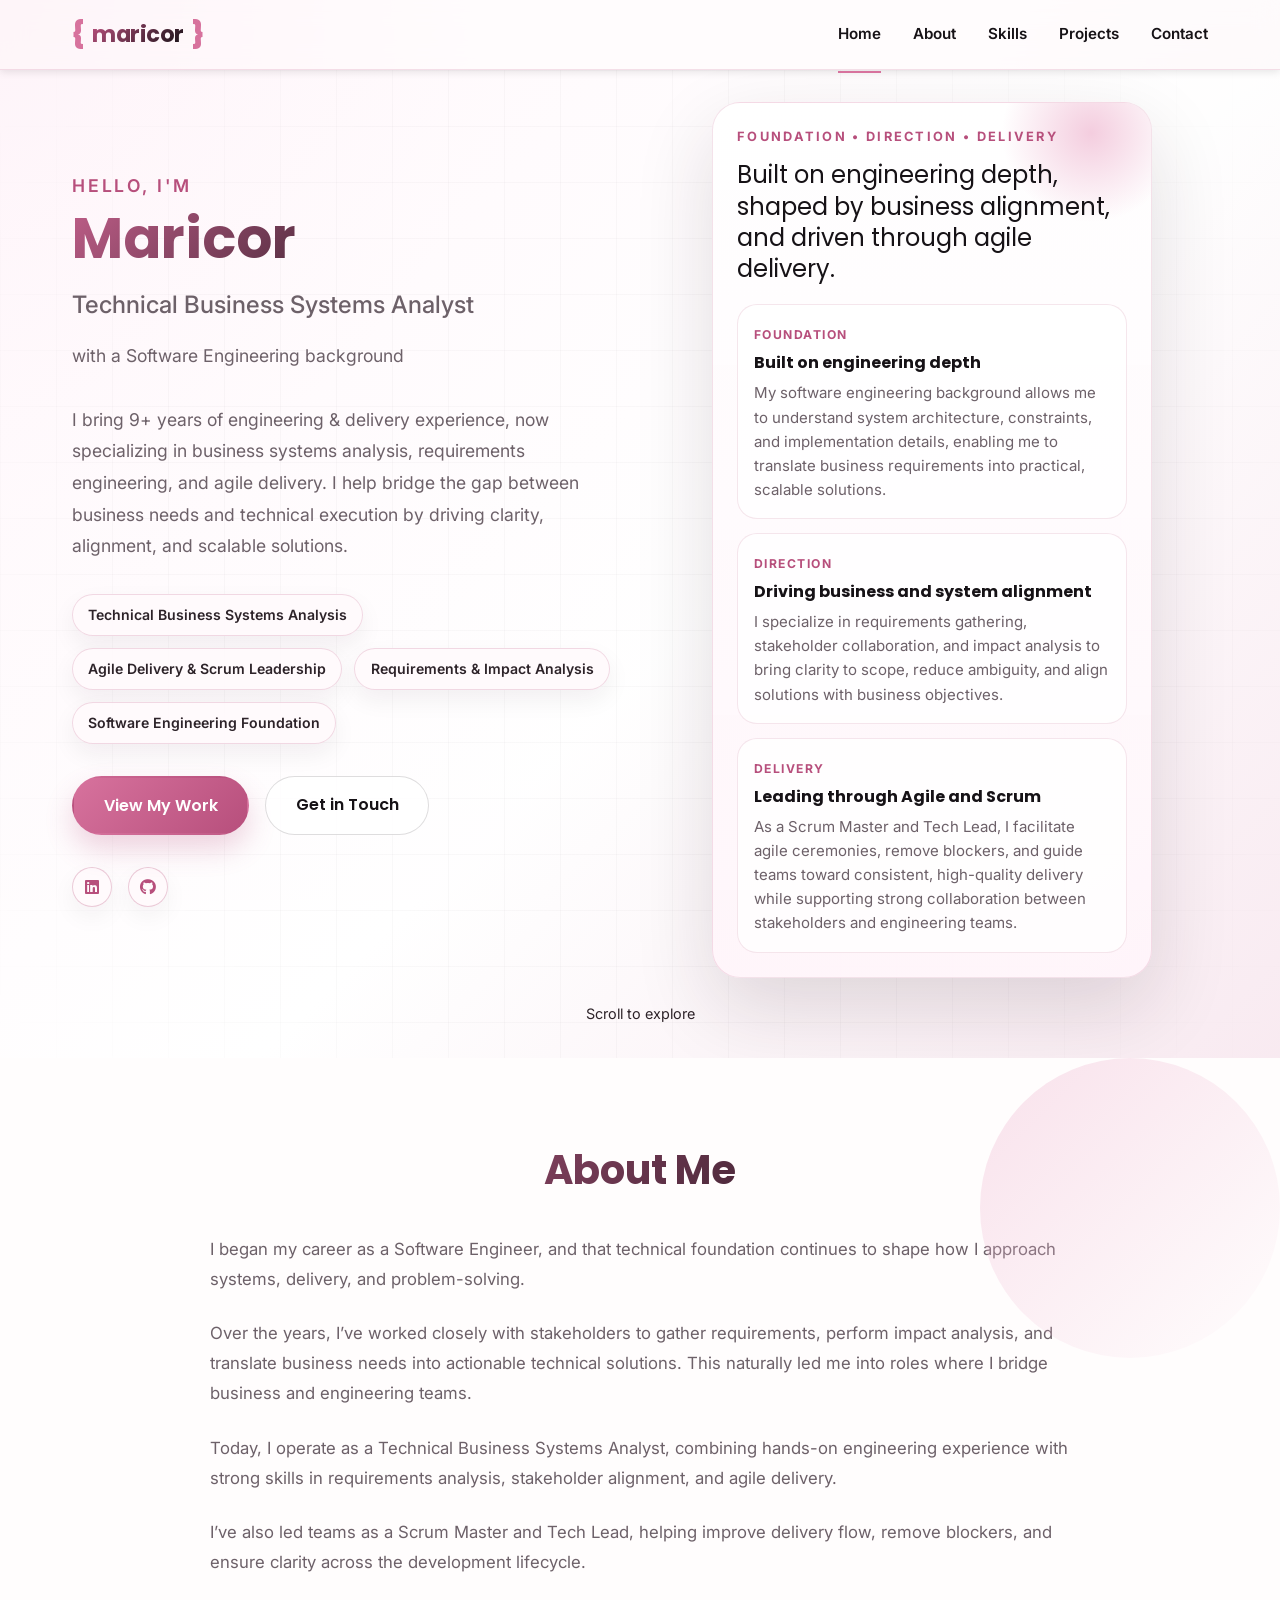
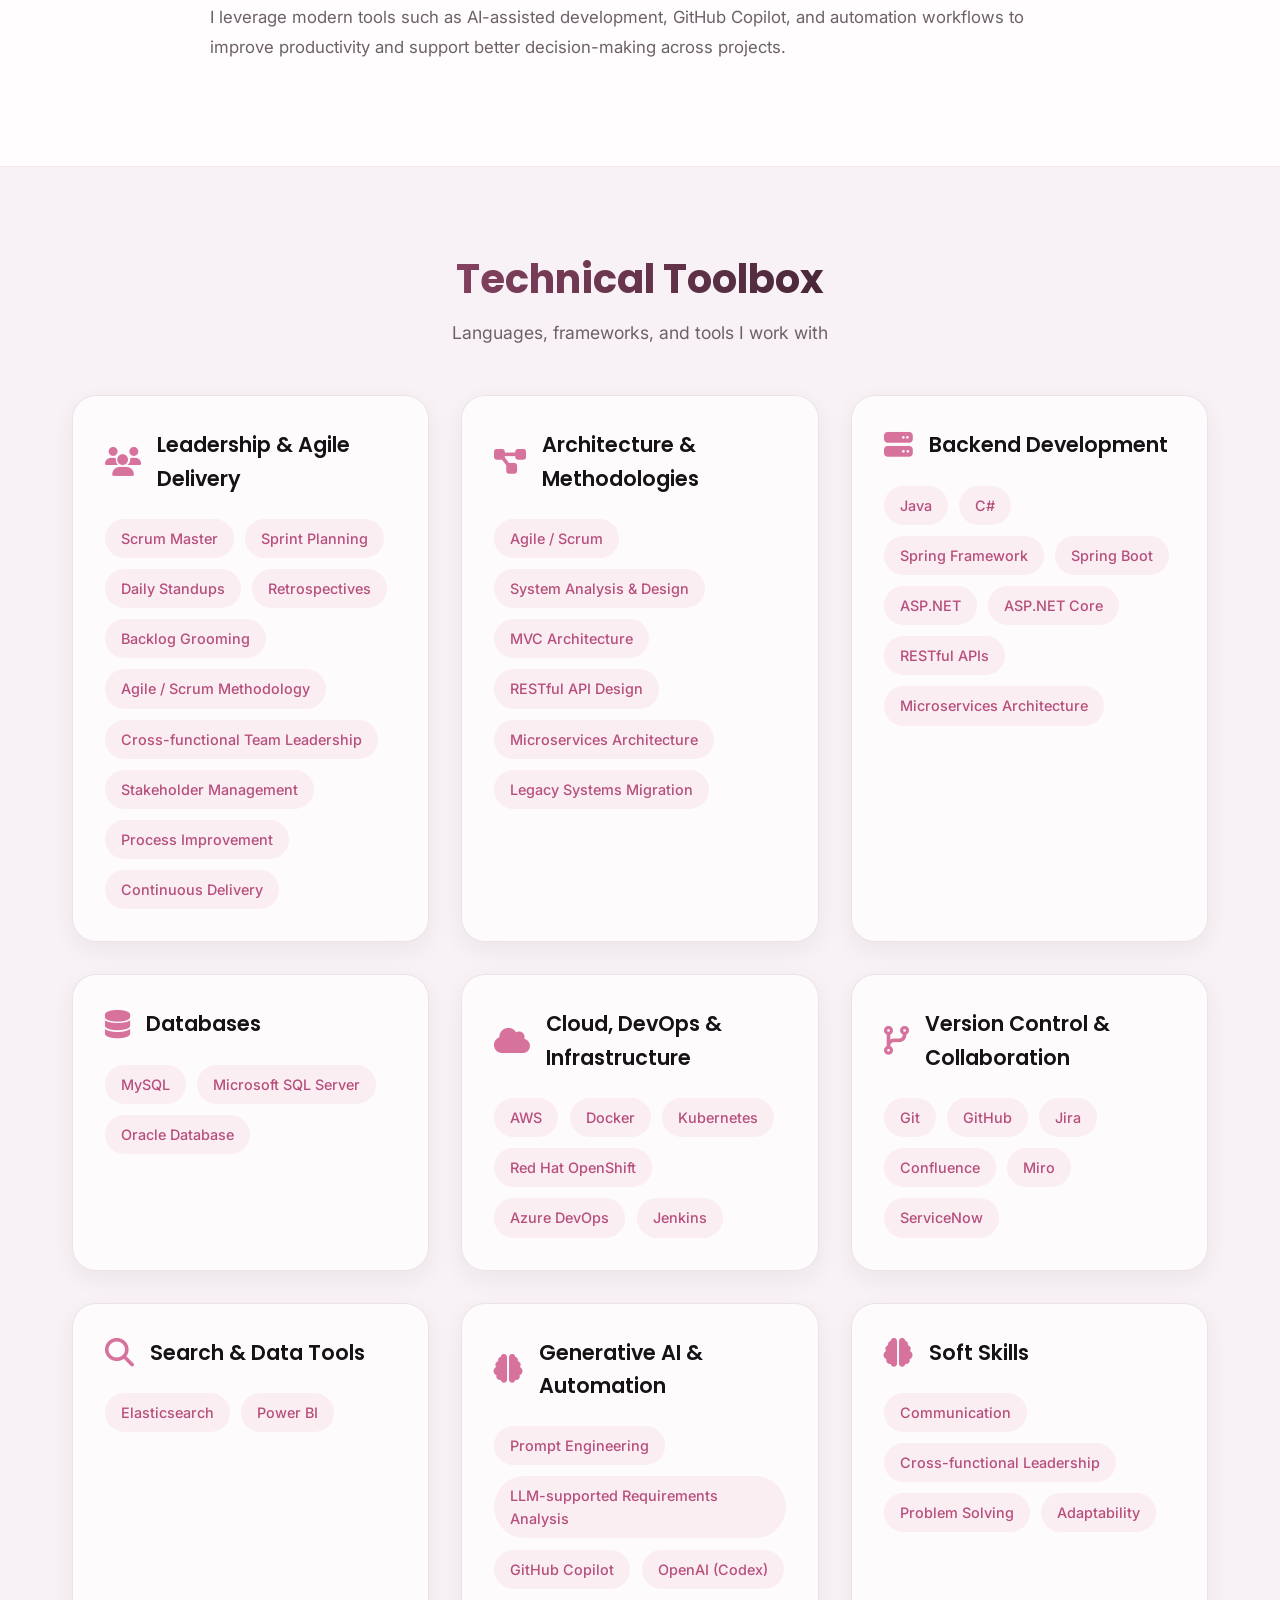
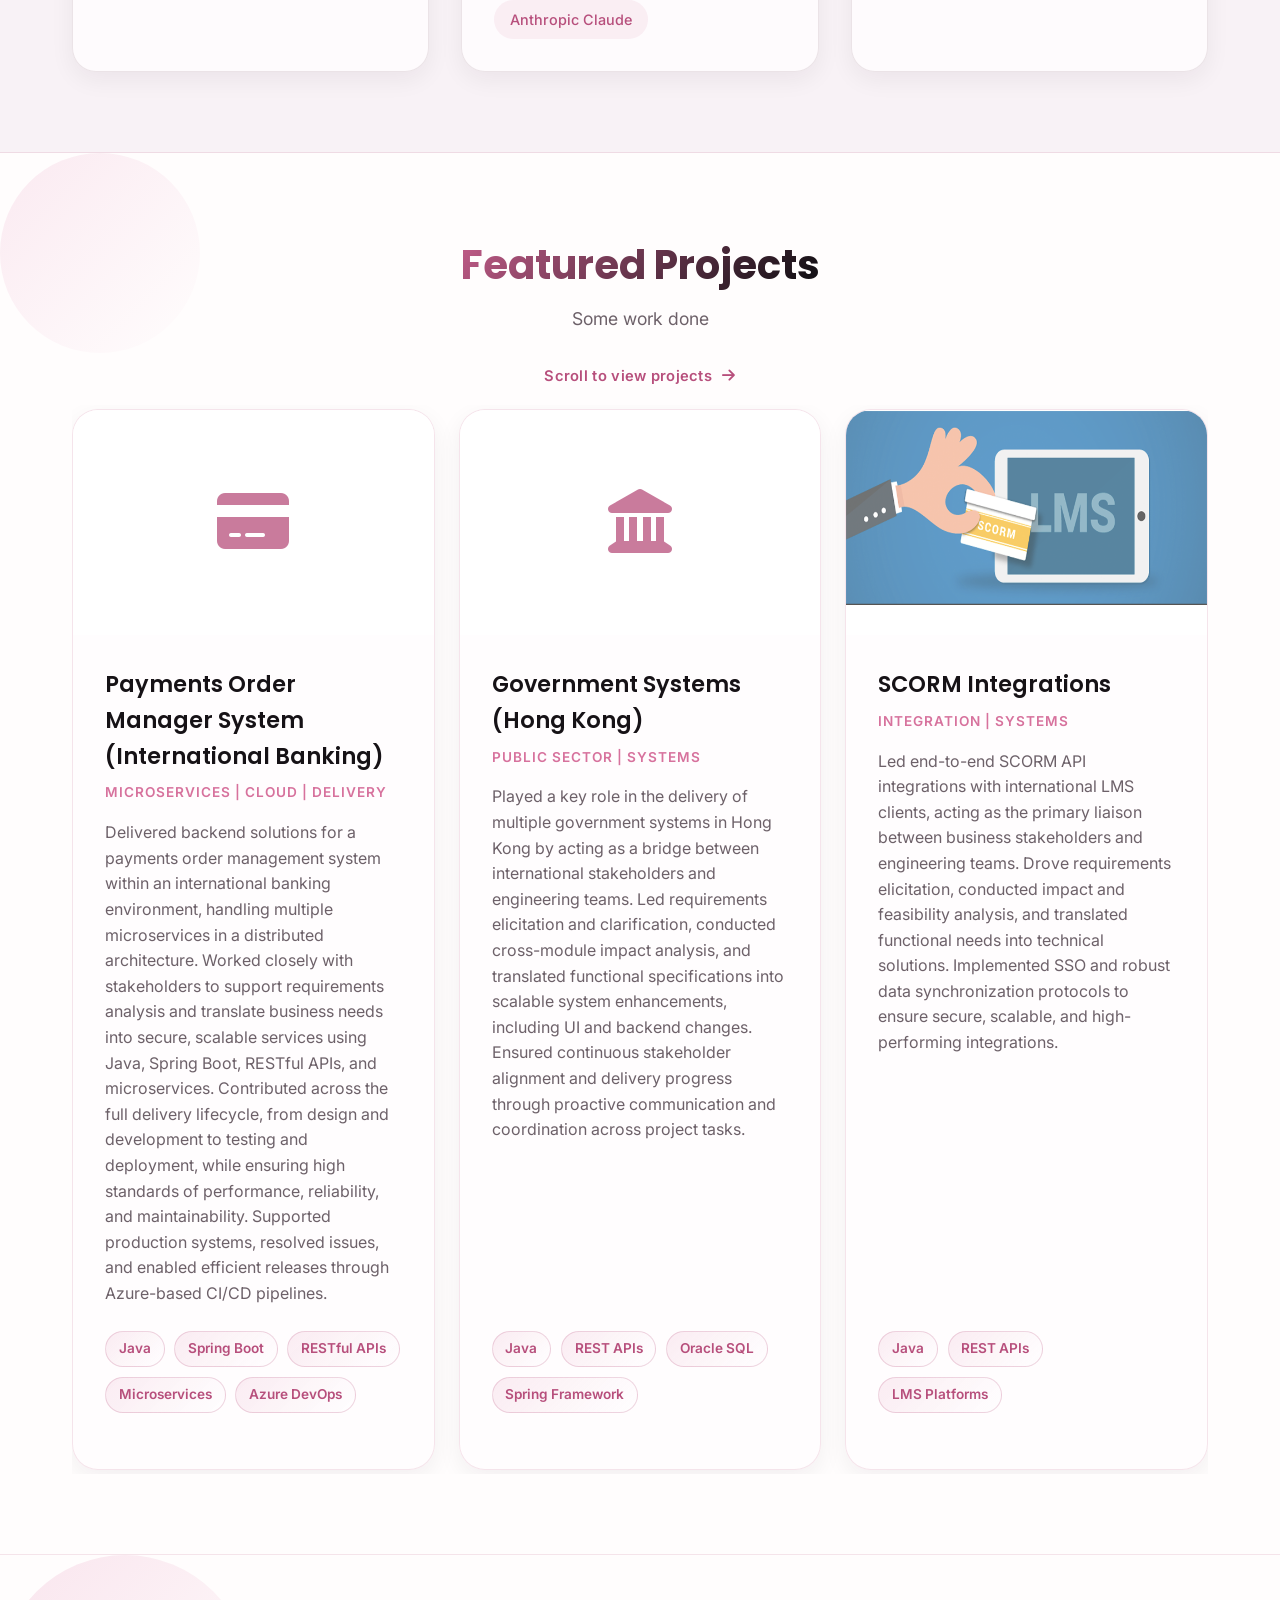
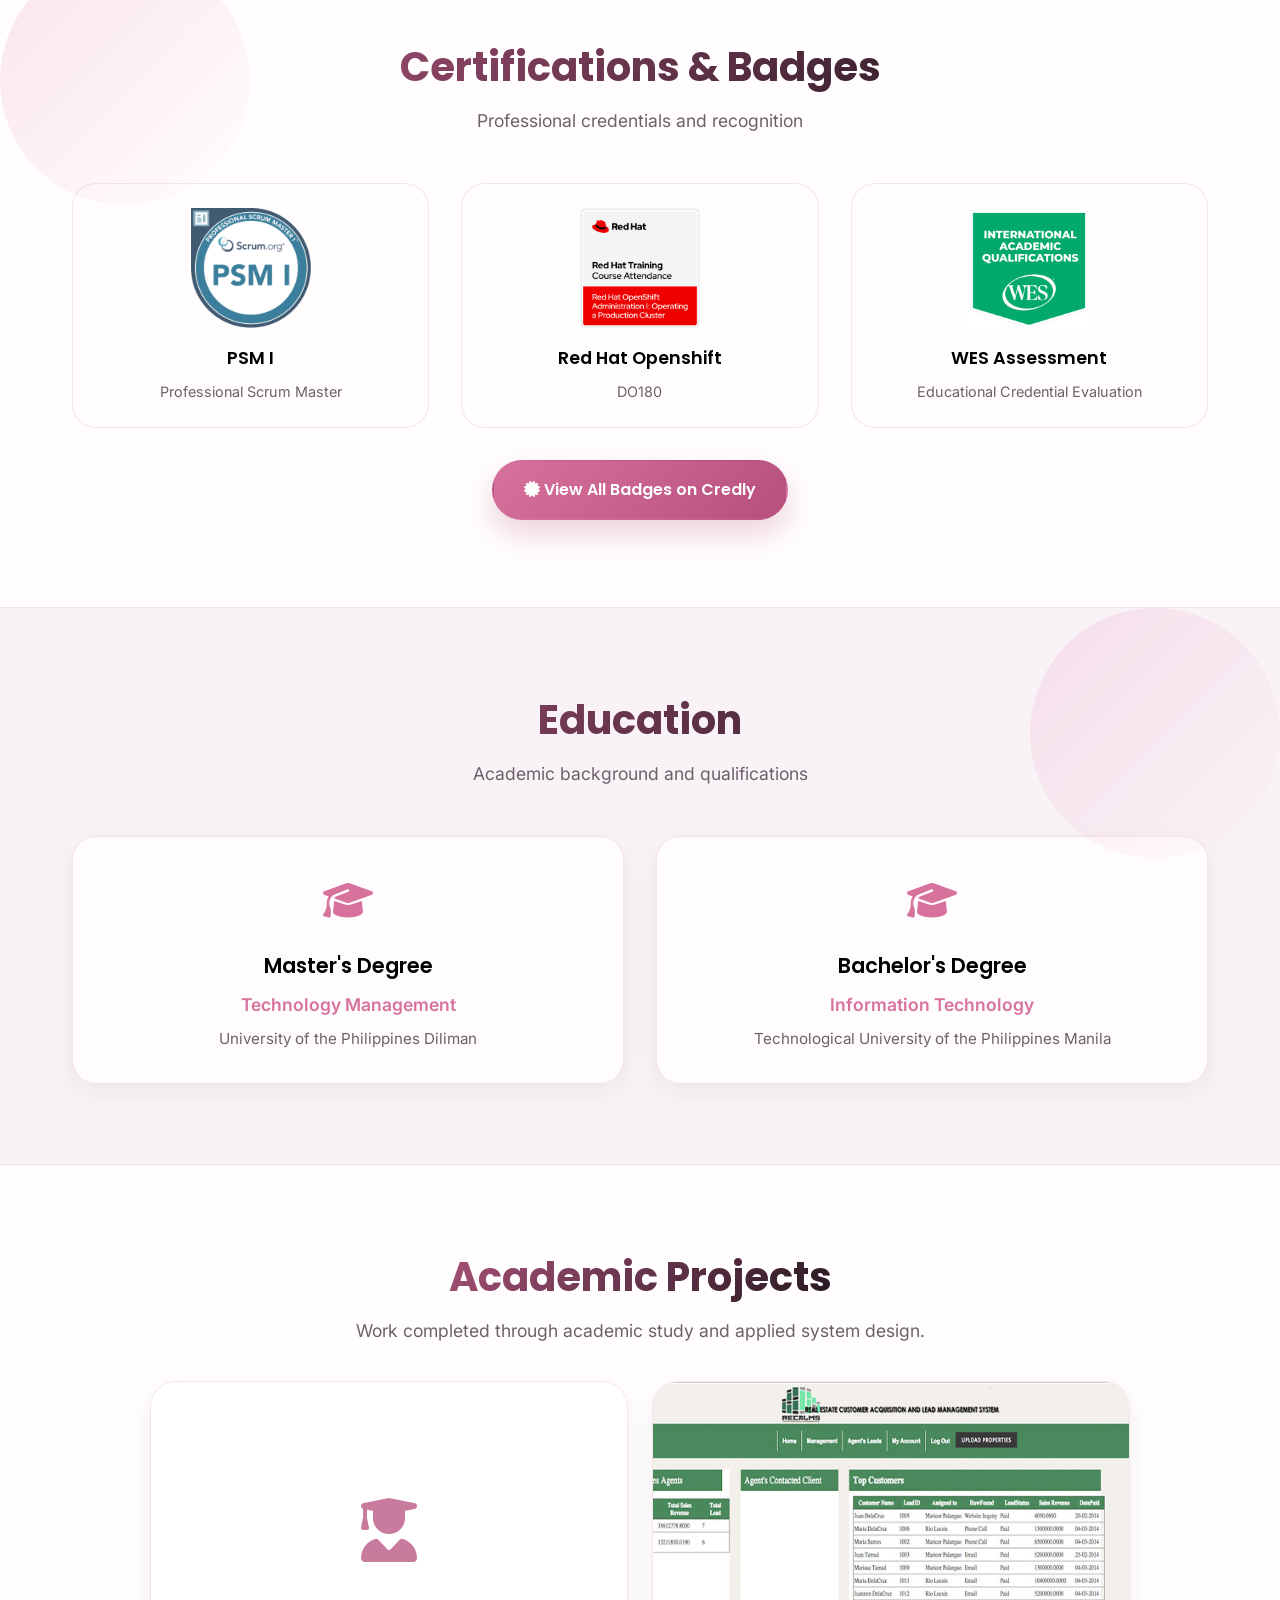
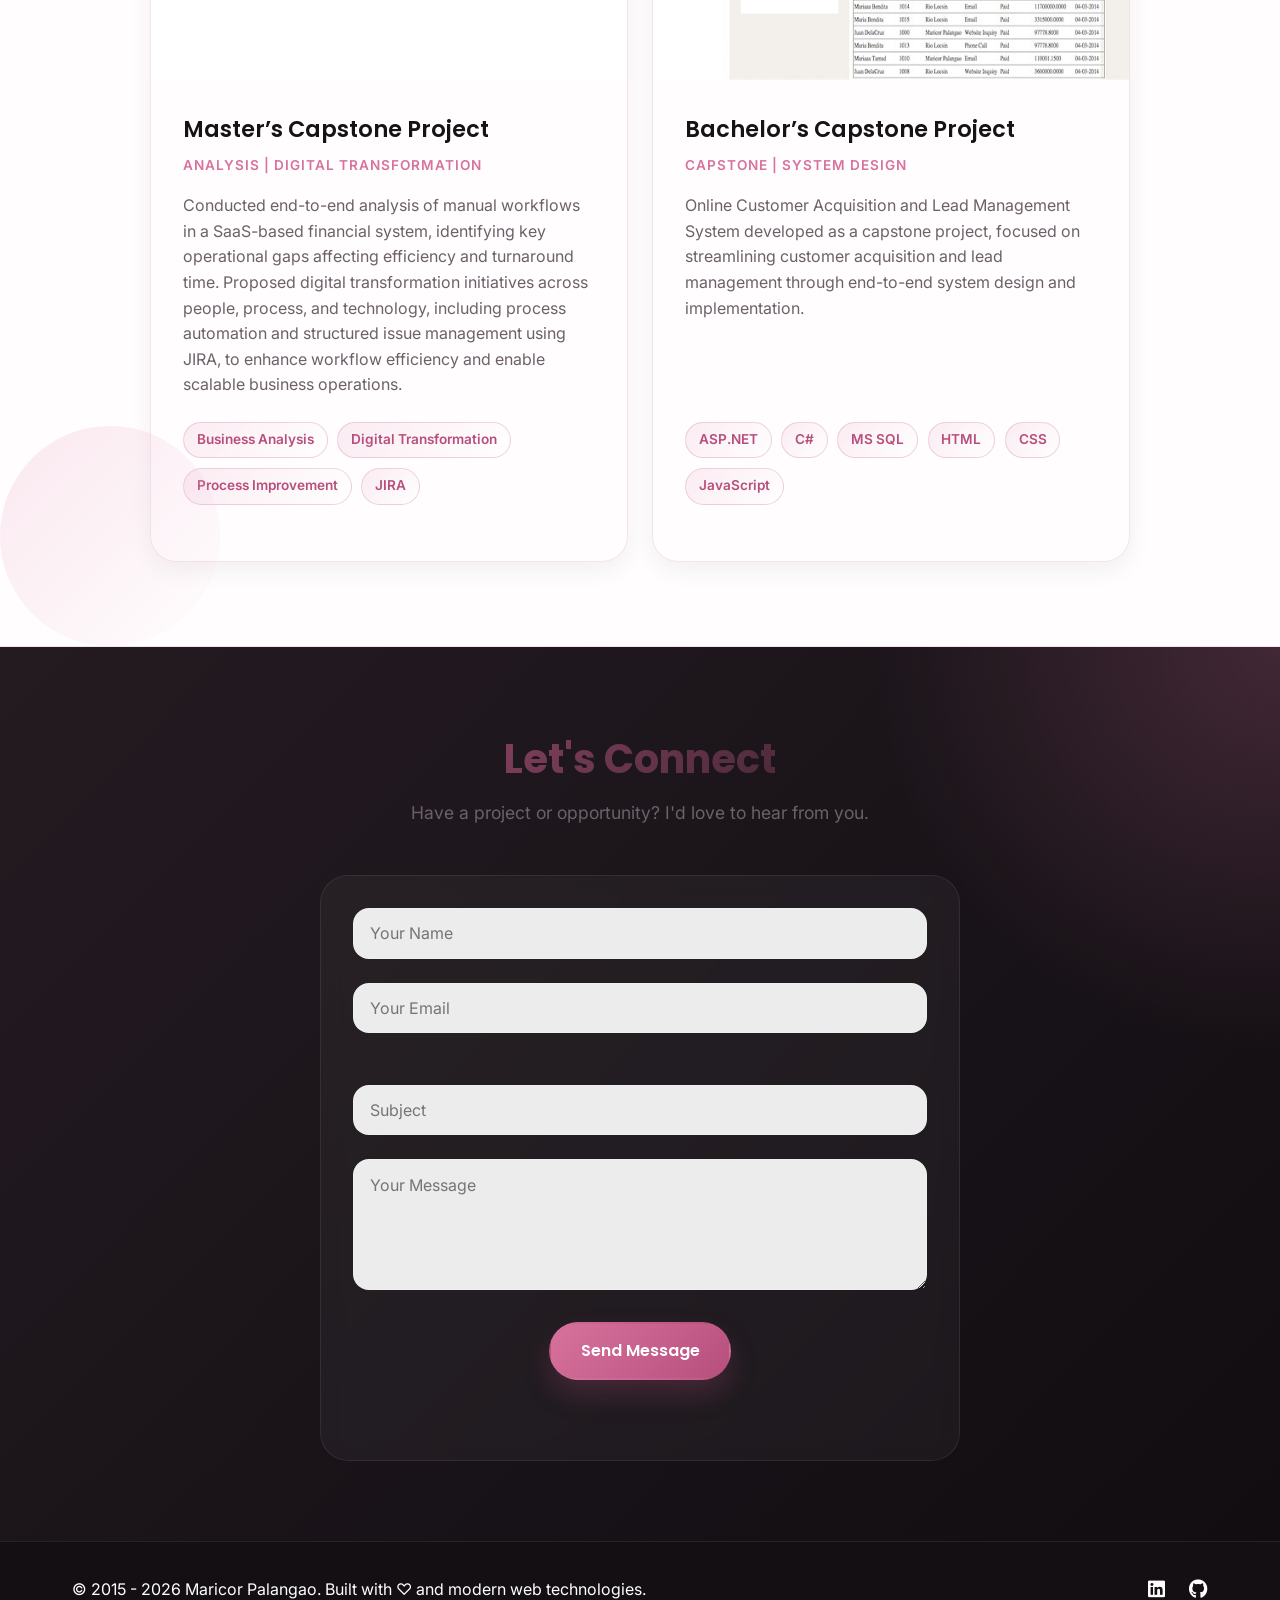
<file: index.html>
<!DOCTYPE html>
<html lang="en">
<head>
    <meta charset="UTF-8">
    <meta name="viewport" content="width=device-width, initial-scale=1.0">
    <meta name="description" content="Maricor Palangao - Transitioning into business systems analysis and agile delivery leadership with a strong software engineering foundation">
    <meta name="author" content="Maricor Palangao">
    <title>Maricor Palangao | Business Systems Analysis and Agile Delivery</title>
    
    <!-- Modern Fonts -->
    <link href="https://fonts.googleapis.com/css2?family=Poppins:wght@300;400;500;600;700&family=Inter:wght@300;400;500;600;700&display=swap" rel="stylesheet">
    
    <!-- Font Awesome for Icons -->
    <link rel="stylesheet" href="https://cdnjs.cloudflare.com/ajax/libs/font-awesome/6.4.0/css/all.min.css">
    
    <!-- Modern CSS -->
    <link rel="stylesheet" href="css/modern-style.css">
</head>
<body>
    <!-- Navigation -->
    <nav class="navbar">
        <div class="container">
            <div class="nav-brand">
                <span class="logo-icon">{</span>
                <a href="#home" class="logo-text">maricor</a>
                <span class="logo-icon">}</span>
            </div>
            <div class="nav-menu" id="navMenu">
                <a href="#home" class="nav-link active" data-section="home">Home</a>
                <a href="#about" class="nav-link" data-section="about">About</a>
                <a href="#skills" class="nav-link" data-section="skills">Skills</a>
                <a href="#projects" class="nav-link" data-section="projects">Projects</a>
                <a href="#contact" class="nav-link" data-section="contact">Contact</a>
            </div>
            <button class="menu-toggle" id="menuToggle" type="button" aria-label="Toggle navigation menu" aria-expanded="false" aria-controls="navMenu">
                <span></span>
                <span></span>
                <span></span>
            </button>
        </div>
    </nav>

    <!-- Hero Section -->
    <section id="home" class="hero">
        <div class="stars"></div>
        <div class="container hero-content">
            <div class="hero-text">
                <div class="greeting">Hello, I'm</div>
                <h1 class="hero-title">Maricor</h1>
                <p class="hero-subtitle">Technical Business Systems Analyst</p>
                <p class="hero-description">
                    with a Software Engineering background
                </p>
                <p class="hero-description">
                    I bring 9+ years of engineering & delivery experience, now specializing in business systems analysis, requirements engineering, and agile delivery. I help bridge the gap between business needs and technical execution by driving clarity, alignment, and scalable solutions.
                </p>
                <div class="hero-pill-row">
                    <span class="role-pill">Technical Business Systems Analysis</span>
                    <span class="role-pill">Agile Delivery & Scrum Leadership</span>
                    <span class="role-pill">Requirements & Impact Analysis</span>
                    <span class="role-pill">Software Engineering Foundation</span>
                </div>
                <div class="hero-cta">
                    <a href="#projects" class="btn btn-primary">View My Work</a>
                    <a href="#contact" class="btn btn-secondary">Get in Touch</a>
                </div>
                <div class="social-links">
                    <a href="https://www.linkedin.com/in/maricor-palangao/" target="_blank" rel="noopener" class="social-icon" aria-label="LinkedIn">
                        <i class="fab fa-linkedin"></i>
                    </a>
                    <a href="https://github.com/itsmeMacor" target="_blank" rel="noopener" class="social-icon" aria-label="GitHub">
                        <i class="fab fa-github"></i>
                    </a>
                </div>
            </div>
            <div class="hero-visual">
                <div class="hero-panel">
                    <div class="panel-kicker">Foundation • Direction • Delivery</div>
                    <div class="panel-title">Built on engineering depth, shaped by business alignment, and driven through agile delivery.</div>
                    <div class="panel-grid">
                        <div class="panel-card">
                            <span class="panel-label">Foundation</span>
                            <strong>Built on engineering depth</strong>
                            <p>My software engineering background allows me to understand system architecture, constraints, and implementation details, enabling me to translate business requirements into practical, scalable solutions.</p>
                        </div>
                        <div class="panel-card">
                            <span class="panel-label">Direction</span>
                            <strong>Driving business and system alignment</strong>
                            <p>I specialize in requirements gathering, stakeholder collaboration, and impact analysis to bring clarity to scope, reduce ambiguity, and align solutions with business objectives.</p>
                        </div>
                        <div class="panel-card">
                            <span class="panel-label">Delivery</span>
                            <strong>Leading through Agile and Scrum</strong>
                            <p>As a Scrum Master and Tech Lead, I facilitate agile ceremonies, remove blockers, and guide teams toward consistent, high-quality delivery while supporting strong collaboration between stakeholders and engineering teams.</p>
                        </div>
                    </div>
                </div>
            </div>
        </div>
        <div class="scroll-indicator">
            <span>Scroll to explore</span>
        </div>
    </section>

    <!-- About Section -->
    <section id="about" class="section about">
        <div class="container grid-2">
            <div class="about-text">
                <h2 class="section-title">About Me</h2>
                <p>I began my career as a Software Engineer, and that technical foundation continues to shape how I approach systems, delivery, and problem-solving.</p>
                <p>Over the years, I’ve worked closely with stakeholders to gather requirements, perform impact analysis, and translate business needs into actionable technical solutions. This naturally led me into roles where I bridge business and engineering teams.</p>
                <p>Today, I operate as a Technical Business Systems Analyst, combining hands-on engineering experience with strong skills in requirements analysis, stakeholder alignment, and agile delivery.</p>
                <p>I’ve also led teams as a Scrum Master and Tech Lead, helping improve delivery flow, remove blockers, and ensure clarity across the development lifecycle.</p>
                <p>I leverage modern tools such as AI-assisted development, GitHub Copilot, and automation workflows to improve productivity and support better decision-making across projects.</p>
            </div>
        </div>
    </section>

    <!-- Skills Section -->
    <section id="skills" class="section skills">
        <div class="container">
            <h2 class="section-title">Technical Toolbox</h2>
            <p class="section-subtitle">Languages, frameworks, and tools I work with</p>
            
            <div class="skills-grid">
                <!-- Leadership & Agile Delivery -->
                <div class="skill-category">
                    <div class="category-header">
                        <i class="fas fa-users"></i>
                        <h3>Leadership & Agile Delivery</h3>
                    </div>
                    <div class="skill-tags">
                        <span class="skill-tag">Scrum Master</span>
                        <span class="skill-tag">Sprint Planning</span>
                        <span class="skill-tag">Daily Standups</span>
                        <span class="skill-tag">Retrospectives</span>
                        <span class="skill-tag">Backlog Grooming</span>
                        <span class="skill-tag">Agile / Scrum Methodology</span>
                        <span class="skill-tag">Cross-functional Team Leadership</span>
                        <span class="skill-tag">Stakeholder Management</span>
                        <span class="skill-tag">Process Improvement</span>
                        <span class="skill-tag">Continuous Delivery</span>
                    </div>
                </div>

                <!-- Architecture & Methodologies -->
                <div class="skill-category">
                    <div class="category-header">
                        <i class="fas fa-diagram-project"></i>
                        <h3>Architecture & Methodologies</h3>
                    </div>
                    <div class="skill-tags">
                        <span class="skill-tag">Agile / Scrum</span>
                        <span class="skill-tag">System Analysis & Design</span>
                        <span class="skill-tag">MVC Architecture</span>
                        <span class="skill-tag">RESTful API Design</span>
                        <span class="skill-tag">Microservices Architecture</span>
                        <span class="skill-tag">Legacy Systems Migration</span>
                    </div>
                </div>

                <!-- Backend Development -->
                <div class="skill-category">
                    <div class="category-header">
                        <i class="fas fa-server"></i>
                        <h3>Backend Development</h3>
                    </div>
                    <div class="skill-tags">
                        <span class="skill-tag">Java</span>
                        <span class="skill-tag">C#</span>
                        <span class="skill-tag">Spring Framework</span>
                        <span class="skill-tag">Spring Boot</span>
                        <span class="skill-tag">ASP.NET</span>
                        <span class="skill-tag">ASP.NET Core</span>
                        <span class="skill-tag">RESTful APIs</span>
                        <span class="skill-tag">Microservices Architecture</span>
                    </div>
                </div>

                <!-- Databases -->
                <div class="skill-category">
                    <div class="category-header">
                        <i class="fas fa-database"></i>
                        <h3>Databases</h3>
                    </div>
                    <div class="skill-tags">
                        <span class="skill-tag">MySQL</span>
                        <span class="skill-tag">Microsoft SQL Server</span>
                        <span class="skill-tag">Oracle Database</span>
                    </div>
                </div>

                <!-- Cloud & DevOps -->
                <div class="skill-category">
                    <div class="category-header">
                        <i class="fas fa-cloud"></i>
                        <h3>Cloud, DevOps & Infrastructure</h3>
                    </div>
                    <div class="skill-tags">
                        <span class="skill-tag">AWS</span>
                        <span class="skill-tag">Docker</span>
                        <span class="skill-tag">Kubernetes</span>
                        <span class="skill-tag">Red Hat OpenShift</span>
                        <span class="skill-tag">Azure DevOps</span>
                        <span class="skill-tag">Jenkins</span>
                    </div>
                </div>

                <!-- Version Control & Collaboration -->
                <div class="skill-category">
                    <div class="category-header">
                        <i class="fas fa-code-branch"></i>
                        <h3>Version Control & Collaboration</h3>
                    </div>
                    <div class="skill-tags">
                        <span class="skill-tag">Git</span>
                        <span class="skill-tag">GitHub</span>
                        <span class="skill-tag">Jira</span>
                        <span class="skill-tag">Confluence</span>
                        <span class="skill-tag">Miro</span>
                        <span class="skill-tag">ServiceNow</span>
                    </div>
                </div>

                <!-- Search & Data Tools -->
                <div class="skill-category">
                    <div class="category-header">
                        <i class="fas fa-search"></i>
                        <h3>Search & Data Tools</h3>
                    </div>
                    <div class="skill-tags">
                        <span class="skill-tag">Elasticsearch</span>
                        <span class="skill-tag">Power BI</span>
                    </div>
                </div>

                <!-- Generative AI & Automation -->
                <div class="skill-category">
                    <div class="category-header">
                        <i class="fas fa-brain"></i>
                        <h3>Generative AI & Automation</h3>
                    </div>
                    <div class="skill-tags">
                        <span class="skill-tag">Prompt Engineering</span>
                        <span class="skill-tag">LLM-supported Requirements Analysis</span>
                        <span class="skill-tag">GitHub Copilot</span>
                        <span class="skill-tag">OpenAI (Codex)</span>
                        <span class="skill-tag">Anthropic Claude</span>
                    </div>
                </div>

                <!-- Soft Skills -->
                <div class="skill-category">
                    <div class="category-header">
                        <i class="fas fa-brain"></i>
                        <h3>Soft Skills</h3>
                    </div>
                    <div class="skill-tags">
                        <span class="skill-tag">Communication</span>
                        <span class="skill-tag">Cross-functional Leadership</span>
                        <span class="skill-tag">Problem Solving</span>
                        <span class="skill-tag">Adaptability</span>
                    </div>
                </div>
            </div>
        </div>
    </section>

    <!-- Projects Section -->
    <section id="projects" class="section projects">
        <div class="container">
            <div class="projects-header">
                <div>
                    <h2 class="section-title">Featured Projects</h2>
                    <p class="section-subtitle">Some work done</p>
                </div>
            </div>

            <div class="projects-hint" aria-hidden="true">
                <span>Scroll to view projects</span>
                <i class="fas fa-arrow-right"></i>
            </div>
            
            <div class="projects-grid" aria-label="Featured projects">
                <!-- Project 1 -->
                <div class="project-card">
                    <div class="project-image">
                        <div class="project-placeholder">
                            <i class="fas fa-credit-card"></i>
                        </div>
                    </div>
                    <div class="project-content">
                        <h3>Payments Order Manager System (International Banking)</h3>
                        <p class="project-tag">Microservices | Cloud | Delivery</p>
                        <p class="project-description">
                            Delivered backend solutions for a payments order management system within an international banking environment, handling multiple microservices in a distributed architecture. Worked closely with stakeholders to support requirements analysis and translate business needs into secure, scalable services using Java, Spring Boot, RESTful APIs, and microservices. Contributed across the full delivery lifecycle, from design and development to testing and deployment, while ensuring high standards of performance, reliability, and maintainability. Supported production systems, resolved issues, and enabled efficient releases through Azure-based CI/CD pipelines.
                        </p>
                        <div class="project-tech">
                            <span>Java</span>
                            <span>Spring Boot</span>
                            <span>RESTful APIs</span>
                            <span>Microservices</span>
                            <span>Azure DevOps</span>
                        </div>
                    </div>
                </div>

                <!-- Project 2 -->
                <div class="project-card">
                    <div class="project-image">
                        <div class="project-placeholder">
                            <i class="fas fa-landmark"></i>
                        </div>
                    </div>
                    <div class="project-content">
                        <h3>Government Systems (Hong Kong)</h3>
                        <p class="project-tag">Public Sector | Systems</p>
                        <p class="project-description">
                            Played a key role in the delivery of multiple government systems in Hong Kong by acting as a bridge between international stakeholders and engineering teams. Led requirements elicitation and clarification, conducted cross-module impact analysis, and translated functional specifications into scalable system enhancements, including UI and backend changes. Ensured continuous stakeholder alignment and delivery progress through proactive communication and coordination across project tasks.
                        </p>
                        <div class="project-tech">
                            <span>Java</span>
                            <span>REST APIs</span>
                            <span>Oracle SQL</span>
                            <span>Spring Framework</span>
                        </div>
                    </div>
                </div>

                <!-- Project 3 -->
                <div class="project-card">
                    <div class="project-image">
                        <div class="project-placeholder">
                            <img src="img/portfolio/scorm.png" alt="SCORM Integrations Project">
                            <!-- <i class="fas fa-exchange"></i> -->
                        </div>
                    </div>
                    <div class="project-content">
                        <h3>SCORM Integrations</h3>
                        <p class="project-tag">Integration | Systems</p>
                        <p class="project-description">
                            Led end-to-end SCORM API integrations with international LMS clients, acting as the primary liaison between business stakeholders and engineering teams. Drove requirements elicitation, conducted impact and feasibility analysis, and translated functional needs into technical solutions. Implemented SSO and robust data synchronization protocols to ensure secure, scalable, and high-performing integrations.                        </p>
                        <div class="project-tech">
                            <span>Java</span>
                            <span>REST APIs</span>
                            <span>LMS Platforms</span>
                        </div>
                    </div>
                </div>

                <!-- Project 4 -->
                <div class="project-card">
                    <div class="project-image">
                        <img src="img/portfolio/gservices.jpg" alt="GServices Platform Project" style="width: 100%; height: 100%; object-fit: cover;">
                    </div>
                    <div class="project-content">
                        <h3>GServices Platform</h3>
                        <p class="project-tag">Backend | Database</p>
                        <p class="project-description">
                            Drove backend and database enhancements by bridging business requirements and technical implementation. Facilitated requirements gathering sessions, conducted impact analysis, and translated functional needs into API designs and system changes, improving platform capability, scalability, and alignment with business objectives.
                        </p>
                        <div class="project-tech">
                            <span>Java</span>
                            <span>Spring Framework</span>
                            <span>MySQL</span>
                        </div>
                    </div>
                </div>

            </div>
        </div>
    </section>
      <!-- Certifications Section -->
    <section id="certifications" class="section certifications">
        <div class="container">
            <h2 class="section-title">Certifications & Badges</h2>
            <p class="section-subtitle">Professional credentials and recognition</p>
            
            <div class="badges-grid">
                <!-- PSM I Badge -->
                <a href="https://www.credly.com/badges/830c7205-38d6-41d4-a5ba-d53d16d81dd8" target="_blank" rel="noopener" class="badge-card">
                    <div class="badge-image">
                        <img src="img/certs/psm1.png" alt="PSM I Badge">
                    </div>
                    <h3>PSM I</h3>
                    <p>Professional Scrum Master</p>
                </a>

                <!-- Red Hat Openshift Badge -->
                <a href="https://www.credly.com/badges/89a384b1-d285-4266-8d7f-66d3e585a514" target="_blank" rel="noopener" class="badge-card">
                    <div class="badge-image">
                        <img src="img/certs/red-hat.png" alt="Red Hat Openshift Badge">
                    </div>
                    <h3>Red Hat Openshift</h3>
                    <p>DO180</p>
                </a>

                <!-- WES Assessment Badge -->
                <a href="https://www.credly.com/badges/9f537ec3-84fd-4159-a21b-7fae07317e55" target="_blank" rel="noopener" class="badge-card">
                    <div class="badge-image">
                        <img src="img/certs/wes.png" alt="WES Assessment Badge">
                    </div>
                    <h3>WES Assessment</h3>
                    <p>Educational Credential Evaluation</p>
                </a>
            </div>

            <div class="certifications-footer">
                <a href="https://www.credly.com/users/maricor-palangao/badges" target="_blank" rel="noopener" class="btn btn-primary">
                    <i class="fas fa-certificate"></i> View All Badges on Credly
                </a>
            </div>
        </div>
    </section>

    <!-- Education Section -->
    <section id="education" class="section education">
        <div class="container">
            <h2 class="section-title">Education</h2>
            <p class="section-subtitle">Academic background and qualifications</p>
            
            <div class="education-grid">
                <!-- Master's Degree -->
                <div class="education-card">
                    <div class="education-icon">
                        <i class="fas fa-graduation-cap"></i>
                    </div>
                    <h3>Master's Degree</h3>
                    <p class="degree-field">Technology Management</p>
                    <p class="institution">University of the Philippines Diliman</p>
                </div>

                <!-- Bachelor's Degree -->
                <div class="education-card">
                    <div class="education-icon">
                        <i class="fas fa-graduation-cap"></i>
                    </div>
                    <h3>Bachelor's Degree</h3>
                    <p class="degree-field">Information Technology</p>
                    <p class="institution">Technological University of the Philippines Manila</p>
                </div>
            </div>
        </div>
    </section>

    <!-- Academic Projects Section -->
    <section id="academic-projects" class="section academic-projects">
        <div class="container">
            <div class="projects-header">
                <div>
                    <h2 class="section-title">Academic Projects</h2>
                    <p class="section-subtitle">Work completed through academic study and applied system design.</p>
                </div>
            </div>

            <div class="projects-grid" aria-label="Academic projects">
                <div class="project-card">
                    <div class="project-image">
                        <div class="project-placeholder">
                            <i class="fas fa-user-graduate"></i>
                        </div>
                    </div>
                    <div class="project-content">
                        <h3>Master’s Capstone Project</h3>
                        <p class="project-tag">Analysis | Digital Transformation</p>
                        <p class="project-description">
                            Conducted end-to-end analysis of manual workflows in a SaaS-based financial system, identifying key operational gaps affecting efficiency and turnaround time. Proposed digital transformation initiatives across people, process, and technology, including process automation and structured issue management using JIRA, to enhance workflow efficiency and enable scalable business operations.
                        </p>
                        <div class="project-tech">
                            <span>Business Analysis</span>
                            <span>Digital Transformation</span>
                            <span>Process Improvement</span>
                            <span>JIRA</span>
                        </div>
                    </div>
                </div>

                <div class="project-card">
                    <div class="project-image">
                        <img src="img/portfolio/thesis.png" alt="University Capstone Project" style="width: 100%; height: 100%; object-fit: cover;">
                    </div>
                    <div class="project-content">
                        <h3>Bachelor’s Capstone Project</h3>
                        <p class="project-tag">Capstone | System Design</p>
                        <p class="project-description">
                            Online Customer Acquisition and Lead Management System developed as a capstone project, focused on streamlining customer acquisition and lead management through end-to-end system design and implementation.
                        </p>
                        <div class="project-tech">
                            <span>ASP.NET</span>
                            <span>C#</span>
                            <span>MS SQL</span>
                            <span>HTML</span>
                            <span>CSS</span>
                            <span>JavaScript</span>
                        </div>
                    </div>
                </div>
            </div>
        </div>
    </section>

    <!-- Contact Section -->
    <section id="contact" class="section contact">
        <div class="container">
            <h2 class="section-title">Let's Connect</h2>
            <p class="section-subtitle">Have a project or opportunity? I'd love to hear from you.</p>
            <div class="contact-content">
                <form class="contact-form" id="contactForm" action="https://formspree.io/f/xeevaglv" method="POST" novalidate>
                    <div class="form-group">
                        <input type="text" name="from_name" placeholder="Your Name" required>
                    </div>
                    <div class="form-group">
                        <input type="email" name="from_email" id="fromEmail" placeholder="Your Email" autocomplete="email" required>
                        <p class="field-error" id="emailError" aria-live="polite"></p>
                    </div>
                    <div class="form-group">
                        <input type="text" name="subject" placeholder="Subject" required>
                    </div>
                    <div class="form-group">
                        <textarea name="message" placeholder="Your Message" rows="5" required></textarea>
                    </div>
                    <button type="submit" class="btn btn-primary">Send Message</button>
                    <p class="form-status" id="formStatus" aria-live="polite"></p>
                </form>
            </div>
        </div>
    </section>

    <!-- Footer -->
    <footer class="footer">
        <div class="container">
            <div class="footer-content">
                <p>&copy; 2015 - <span id="currentYear">2026</span> Maricor Palangao. Built with <span class="heart">♡</span> and modern web technologies.</p>
                <div class="footer-socials">
                    <a href="https://www.linkedin.com/in/maricor-palangao/" target="_blank" rel="noopener" aria-label="LinkedIn">
                        <i class="fab fa-linkedin"></i>
                    </a>
                    <a href="https://github.com" target="_blank" rel="noopener" aria-label="GitHub">
                        <i class="fab fa-github"></i>
                    </a>
                </div>
            </div>
        </div>
    </footer>

    <!-- Scripts -->
    <script src="js/modern-script.js"></script>
    <script>
        document.getElementById('currentYear').textContent = new Date().getFullYear();
    </script>
</body>
</html>
</file>
<file: css/modern-style.css>
/* ===== Root Variables ===== */
:root {
    --primary-color: #d7729d;
    --primary-light: #efb8d1;
    --accent-pink: #b74f7c;
    --slate-dark: #171217;
    --slate-light: #2d2329;
    --slate-bg: #fdf7fa;
    --dark-bg: #171217;
    --light-bg: #fffdfd;
    --text-dark: #161216;
    --text-light: #6d6169;
    --border-color: rgba(183, 79, 124, 0.28);
    --border-subtle: rgba(100, 57, 77, 0.12);
    --gradient-primary: linear-gradient(135deg, #f8d7e6 0%, #e8a2c0 48%, #1d171c 100%);
    --gradient-tech: linear-gradient(135deg, #231a21 0%, #120d11 100%);
    --shadow-sm: 0 8px 24px rgba(42, 22, 32, 0.06);
    --shadow-md: 0 18px 45px rgba(42, 22, 32, 0.1);
    --shadow-lg: 0 28px 70px rgba(42, 22, 32, 0.14);
    --transition-smooth: all 0.3s cubic-bezier(0.4, 0, 0.2, 1);
    --font-primary: 'Poppins', sans-serif;
    --font-secondary: 'Inter', sans-serif;
}

/* ===== Global Styles ===== */
* {
    margin: 0;
    padding: 0;
    box-sizing: border-box;
}

html {
    scroll-behavior: smooth;
}

body {
    font-family: var(--font-secondary);
    font-size: 16px;
    line-height: 1.6;
    color: var(--text-dark);
    background:
        radial-gradient(circle at top left, rgba(244, 202, 223, 0.85) 0%, rgba(244, 202, 223, 0) 32%),
        radial-gradient(circle at right 20%, rgba(31, 24, 29, 0.08) 0%, rgba(31, 24, 29, 0) 24%),
        linear-gradient(180deg, #fffdfd 0%, #fff7fb 46%, #f9f1f6 100%);
    background-attachment: fixed;
    overflow-x: hidden;
}

body.menu-open {
    overflow: hidden;
}

section[id] {
    scroll-margin-top: 90px;
}

a {
    text-decoration: none;
    color: inherit;
}

img {
    max-width: 100%;
    height: auto;
}

/* ===== Container ===== */
.container {
    max-width: 1200px;
    margin: 0 auto;
    padding: 0 clamp(1rem, 3vw, 2rem);
}

/* ===== Grid Layout ===== */
.grid-2 {
    display: grid;
    grid-template-columns: 1fr 1fr;
    gap: 3rem;
    align-items: center;
}

@media (max-width: 768px) {
    .grid-2 {
        grid-template-columns: 1fr;
        gap: 2rem;
    }
}

/* ===== Navigation ===== */
.navbar {
    position: fixed;
    top: 0;
    left: 0;
    right: 0;
    height: 70px;
    background: rgba(255, 252, 253, 0.84);
    backdrop-filter: blur(12px);
    box-shadow: 0 10px 30px rgba(54, 28, 40, 0.08);
    z-index: 1000;
    transition: var(--transition-smooth);
    border-bottom: 1px solid rgba(183, 79, 124, 0.16);
}

.navbar .container {
    display: flex;
    justify-content: space-between;
    align-items: center;
    height: 100%;
    gap: 1rem;
}

.nav-brand {
    display: flex;
    align-items: center;
    gap: 0.5rem;
    font-weight: 700;
    font-size: 1.4rem;
    font-family: var(--font-primary);
    line-height: 1;
    flex-shrink: 0;
}

.logo-icon {
    color: var(--primary-color);
    font-weight: 900;
    font-size: 1.6rem;
    line-height: 1;
}

.logo-text {
    display: inline-flex;
    align-items: center;
    background: linear-gradient(135deg, #b74f7c 0%, #171217 100%);
    -webkit-background-clip: text;
    -webkit-text-fill-color: transparent;
    background-clip: text;
    font-weight: 700;
    letter-spacing: -0.5px;
}

.nav-menu {
    display: flex;
    gap: 2rem;
    align-items: center;
    height: 100%;
}

.nav-link {
    display: inline-flex;
    align-items: center;
    font-size: 0.95rem;
    font-weight: 600;
    color: var(--text-dark);
    transition: var(--transition-smooth);
    position: relative;
    height: 100%;
}

.nav-link::after {
    content: '';
    position: absolute;
    bottom: -4px;
    left: 0;
    width: 0;
    height: 2px;
    background: var(--primary-color);
    transition: var(--transition-smooth);
}

.nav-link:hover::after,
.nav-link.active::after {
    width: 100%;
}

.nav-resume {
    color: white;
    background: var(--primary-color);
    padding: 0.6rem 1.2rem;
    border-radius: 6px;
    font-size: 0.9rem;
}

.nav-resume:hover {
    background: var(--primary-light);
}

.menu-toggle {
    display: none;
    flex-direction: column;
    gap: 5px;
    background: none;
    border: none;
    cursor: pointer;
    padding: 0.35rem;
    margin-right: -0.35rem;
}

.menu-toggle span {
    width: 25px;
    height: 3px;
    background: var(--accent-pink);
    border-radius: 2px;
    transition: var(--transition-smooth);
}

.menu-toggle.active span:nth-child(1) {
    transform: rotate(45deg) translate(8px, 8px);
}

.menu-toggle.active span:nth-child(2) {
    opacity: 0;
}

.menu-toggle.active span:nth-child(3) {
    transform: rotate(-45deg) translate(7px, -7px);
}

@media (max-width: 768px) {
    .navbar .container {
        gap: 0.75rem;
    }

    .nav-menu {
        position: fixed;
        top: 70px;
        left: 1rem;
        right: 1rem;
        flex-direction: column;
        align-items: stretch;
        height: auto;
        background: rgba(255, 255, 255, 0.98);
        padding: 1rem;
        gap: 0.75rem;
        border: 1px solid rgba(183, 79, 124, 0.18);
        border-radius: 16px;
        box-shadow: 0 16px 40px rgba(54, 28, 40, 0.14);
        opacity: 0;
        visibility: hidden;
        pointer-events: none;
        transform: translateY(-12px);
        transition: opacity 0.25s ease, transform 0.25s ease, visibility 0.25s ease;
    }

    .nav-menu.active {
        opacity: 1;
        visibility: visible;
        pointer-events: auto;
        transform: translateY(0);
    }

    .nav-link {
        display: flex;
        width: 100%;
        height: auto;
        padding: 0.85rem 1rem;
        border-radius: 10px;
        background: rgba(215, 114, 157, 0.08);
    }

    .nav-link::after {
        bottom: 0.45rem;
        left: 1rem;
    }

    .menu-toggle {
        display: flex;
    }
}

/* ===== Hero Section ===== */
.hero {
    min-height: 100vh;
    display: flex;
    flex-direction: column;
    justify-content: center;
    align-items: center;
    margin-top: 70px;
    position: relative;
    overflow: hidden;
    background: linear-gradient(135deg, rgba(255, 247, 251, 0.92) 0%, rgba(255, 255, 255, 0.96) 55%, rgba(248, 233, 240, 0.96) 100%);
}

.hero .stars {
    display: block;
    position: absolute;
    inset: 0;
    background-image:
        linear-gradient(rgba(23, 18, 23, 0.05) 1px, transparent 1px),
        linear-gradient(90deg, rgba(23, 18, 23, 0.05) 1px, transparent 1px);
    background-size: 56px 56px;
    mask-image: radial-gradient(circle at center, black 60%, transparent 100%);
    opacity: 0.5;
}

.hero-content {
    display: grid;
    grid-template-columns: 1fr 1fr;
    gap: 2rem;
    align-items: center;
    z-index: 2;
    width: 100%;
    padding-top: 2rem;
    padding-bottom: 5rem;
}

.hero-text h1 {
    font-family: var(--font-primary);
    font-size: clamp(2.5rem, 6vw, 3.5rem);
    font-weight: 700;
    line-height: 1.1;
    margin-bottom: 1rem;
    background: linear-gradient(135deg, #bd5d87 0%, #171217 78%);
    -webkit-background-clip: text;
    -webkit-text-fill-color: transparent;
    background-clip: text;
}

.greeting {
    font-size: 1.1rem;
    color: var(--accent-pink);
    font-weight: 600;
    margin-bottom: 0.5rem;
    letter-spacing: 0.16em;
    text-transform: uppercase;
}

.hero-subtitle {
    font-size: clamp(1.15rem, 3vw, 1.5rem);
    color: var(--text-light);
    font-weight: 500;
    margin-bottom: 1rem;
}

.hero-description {
    font-size: clamp(1rem, 2.5vw, 1.1rem);
    color: var(--text-light);
    margin-bottom: 2rem;
    line-height: 1.8;
    max-width: 36rem;
}

.hero-pill-row {
    display: flex;
    flex-wrap: wrap;
    gap: 0.75rem;
    margin-bottom: 2rem;
}

.role-pill {
    padding: 0.55rem 0.95rem;
    border-radius: 999px;
    background: rgba(255, 250, 252, 0.9);
    border: 1px solid rgba(183, 79, 124, 0.2);
    color: var(--slate-light);
    font-size: 0.88rem;
    font-weight: 600;
    box-shadow: 0 10px 24px rgba(42, 22, 32, 0.06);
}

.hero-cta {
    display: flex;
    flex-wrap: wrap;
    gap: 1rem;
    margin-bottom: 2rem;
}

.btn {
    padding: 0.92rem 1.85rem;
    border-radius: 999px;
    font-weight: 600;
    font-family: var(--font-primary);
    cursor: pointer;
    transition: var(--transition-smooth);
    border: 2px solid transparent;
    font-size: 1rem;
    display: inline-block;
    text-align: center;
}

.btn-primary {
    background: linear-gradient(135deg, #d7729d 0%, #b74f7c 100%);
    color: white;
    box-shadow: 0 14px 28px rgba(183, 79, 124, 0.24);
}

.btn-primary:hover {
    transform: translateY(-2px);
    box-shadow: 0 20px 34px rgba(183, 79, 124, 0.28);
}

.btn-secondary {
    background: rgba(255, 255, 255, 0.78);
    color: var(--text-dark);
    border: 1px solid rgba(23, 18, 23, 0.14);
}

.btn-secondary:hover {
    background: #171217;
    color: white;
    transform: translateY(-2px);
    border-color: #171217;
}

.social-links {
    display: flex;
    gap: 1rem;
}

.social-icon {
    width: 40px;
    height: 40px;
    display: flex;
    align-items: center;
    justify-content: center;
    border: 1px solid rgba(183, 79, 124, 0.28);
    border-radius: 50%;
    color: var(--accent-pink);
    background: rgba(255, 250, 252, 0.94);
    box-shadow: 0 10px 24px rgba(42, 22, 32, 0.05);
    transition: var(--transition-smooth);
}

.social-icon:hover {
    background: linear-gradient(135deg, #d7729d 0%, #b74f7c 100%);
    color: white;
    border-color: transparent;
    transform: translateY(-4px);
}

.hero-visual {
    display: flex;
    justify-content: center;
    align-items: center;
}

.hero-panel {
    width: min(100%, 440px);
    padding: 1.5rem;
    border-radius: 28px;
    background: linear-gradient(180deg, rgba(255, 255, 255, 0.92) 0%, rgba(255, 245, 250, 0.94) 100%);
    border: 1px solid rgba(183, 79, 124, 0.16);
    box-shadow: 0 30px 80px rgba(42, 22, 32, 0.14);
    position: relative;
    overflow: hidden;
}

.hero-panel::before {
    content: '';
    position: absolute;
    top: -60px;
    right: -30px;
    width: 180px;
    height: 180px;
    background: radial-gradient(circle, rgba(239, 184, 209, 0.7) 0%, rgba(239, 184, 209, 0) 70%);
}

.panel-kicker {
    font-size: 0.8rem;
    text-transform: uppercase;
    letter-spacing: 0.18em;
    color: var(--accent-pink);
    font-weight: 700;
    margin-bottom: 0.75rem;
    position: relative;
}

.panel-title {
    font-family: var(--font-primary);
    font-size: 1.5rem;
    line-height: 1.3;
    margin-bottom: 1.25rem;
    color: var(--text-dark);
    position: relative;
}

.panel-grid {
    display: grid;
    gap: 0.9rem;
    position: relative;
}

.panel-card {
    padding: 1rem;
    border-radius: 20px;
    background: rgba(255, 255, 255, 0.8);
    border: 1px solid rgba(183, 79, 124, 0.14);
}

.panel-label {
    display: inline-block;
    margin-bottom: 0.35rem;
    font-size: 0.76rem;
    font-weight: 700;
    letter-spacing: 0.12em;
    text-transform: uppercase;
    color: var(--accent-pink);
}

.panel-card strong {
    display: block;
    margin-bottom: 0.35rem;
    font-family: var(--font-primary);
}

.panel-card p {
    color: var(--text-light);
    font-size: 0.94rem;
}

.panel-footer {
    display: flex;
    flex-wrap: wrap;
    gap: 0.75rem 1.2rem;
    margin-top: 1rem;
    padding-top: 1rem;
    border-top: 1px solid rgba(183, 79, 124, 0.14);
    color: var(--slate-light);
    font-size: 0.9rem;
    font-weight: 600;
    position: relative;
}

.scroll-indicator {
    position: absolute;
    bottom: 2rem;
    left: 50%;
    transform: translateX(-50%);
    text-align: center;
    color: var(--slate-light);
    font-size: 0.9rem;
    z-index: 2;
    animation: bounce 2s infinite;
}

@keyframes bounce {
    0%, 100% { transform: translateX(-50%) translateY(0); }
    50% { transform: translateX(-50%) translateY(-10px); }
}

@media (max-width: 768px) {
    .hero {
        min-height: auto;
    }

    .hero-content {
        grid-template-columns: 1fr;
        gap: 1.5rem;
        text-align: center;
        padding-top: 1rem;
        padding-bottom: 4.5rem;
    }

    .hero-text {
        display: flex;
        flex-direction: column;
        align-items: center;
    }

    .hero-pill-row {
        justify-content: center;
    }

    .social-links {
        justify-content: center;
    }

    .hero-panel {
        width: 100%;
    }
}

/* ===== Sections ===== */
.section {
    padding: 5rem 0;
}

.section.about {
    background: rgba(255, 252, 253, 0.7);
    border-bottom: 1px solid rgba(183, 79, 124, 0.14);
    position: relative;
}

.section.about::after {
    content: '';
    position: absolute;
    right: 0;
    top: 0;
    width: 300px;
    height: 300px;
    background: linear-gradient(135deg, rgba(239, 184, 209, 0.4) 0%, transparent 100%);
    border-radius: 50%;
    pointer-events: none;
}

.section.skills {
    background: rgba(247, 239, 244, 0.78);
    border-bottom: 1px solid rgba(183, 79, 124, 0.14);
}

.section.projects {
    background: rgba(255, 252, 253, 0.72);
    border-bottom: 1px solid rgba(183, 79, 124, 0.14);
    position: relative;
}

.section.projects::before {
    content: '';
    position: absolute;
    left: 0;
    top: 0;
    width: 200px;
    height: 200px;
    background: linear-gradient(135deg, rgba(239, 184, 209, 0.28) 0%, transparent 100%);
    border-radius: 50%;
    pointer-events: none;
}

.section.contact {
    background:
        radial-gradient(circle at top right, rgba(215, 114, 157, 0.22) 0%, transparent 26%),
        linear-gradient(135deg, #241b21 0%, #171217 65%, #110d10 100%);
    color: white;
}

.section-title {
    font-family: var(--font-primary);
    font-size: clamp(2rem, 4vw, 2.5rem);
    font-weight: 700;
    text-align: center;
    margin-bottom: 0.5rem;
    background: linear-gradient(135deg, #c45d8a 0%, #171217 92%);
    -webkit-background-clip: text;
    -webkit-text-fill-color: transparent;
    background-clip: text;
}

.section-subtitle {
    text-align: center;
    color: var(--text-light);
    font-size: 1.1rem;
    margin-bottom: 3rem;
}

/* ===== About Section ===== */
.section.about .container {
    display: block;
}

.about-text {
    max-width: 860px;
    margin: 0 auto;
    text-align: left;
}

.about-text h2 {
    margin-bottom: 2rem;
}

.about-text p {
    margin-bottom: 1.5rem;
    color: var(--text-light);
    line-height: 1.8;
    font-size: 1.05rem;
}

.about-highlights {
    display: grid;
    grid-template-columns: 1fr 1fr;
    gap: 1rem;
    margin: 2rem auto 0;
    max-width: 760px;
}

.highlight-item {
    display: flex;
    align-items: center;
    justify-content: flex-start;
    gap: 1rem;
    padding: 1rem;
    background: rgba(255, 255, 255, 0.82);
    border-radius: 18px;
    border: 1px solid var(--border-subtle);
    box-shadow: var(--shadow-sm);
}

.highlight-icon {
    font-size: 1.8rem;
}

.stat-card {
    background: linear-gradient(135deg, #fffdfd 0%, #fff4f8 100%);
    padding: 2rem;
    border-radius: 24px;
    border: 1px solid rgba(183, 79, 124, 0.18);
    text-align: center;
    transition: var(--transition-smooth);
    margin-bottom: 1.5rem;
    box-shadow: var(--shadow-md);
}

.stat-card:hover {
    transform: translateY(-4px);
    box-shadow: 0 24px 50px rgba(42, 22, 32, 0.14);
    background: linear-gradient(135deg, #e8a2c0 0%, #b74f7c 100%);
}

.stat-card:hover .stat-number,
.stat-card:hover .stat-label {
    color: white;
}

.stat-number {
    font-family: var(--font-primary);
    font-size: 2.5rem;
    font-weight: 700;
    color: var(--accent-pink);
    transition: var(--transition-smooth);
}

.stat-label {
    color: var(--text-light);
    font-size: 0.95rem;
    margin-top: 0.5rem;
}

/* ===== Skills Section ===== */
.skills-grid {
    display: grid;
    grid-template-columns: repeat(auto-fit, minmax(280px, 1fr));
    gap: 2rem;
}

.skill-category {
    background: rgba(255, 253, 254, 0.82);
    padding: 2rem;
    border-radius: 24px;
    border: 1px solid var(--border-subtle);
    transition: var(--transition-smooth);
    box-shadow: var(--shadow-sm);
}

.skill-category:hover {
    border: 1px solid rgba(183, 79, 124, 0.28);
    box-shadow: var(--shadow-md);
    transform: translateY(-4px);
}

.category-header {
    display: flex;
    align-items: center;
    gap: 1rem;
    margin-bottom: 1.5rem;
}

.category-header i {
    font-size: 1.8rem;
    color: var(--primary-color);
}

.category-header h3 {
    font-family: var(--font-primary);
    font-size: 1.3rem;
    font-weight: 600;
}

.skill-tags {
    display: flex;
    flex-wrap: wrap;
    gap: 0.7rem;
}

.skill-tag {
    display: inline-block;
    background: rgba(215, 114, 157, 0.1);
    color: var(--accent-pink);
    padding: 0.5rem 1rem;
    border-radius: 999px;
    font-size: 0.9rem;
    font-weight: 500;
    transition: var(--transition-smooth);
}

.skill-tag:hover {
    background: var(--accent-pink);
    color: white;
}

/* ===== Certifications Section ===== */
.section.certifications {
    background: rgba(255, 252, 253, 0.72);
    border-bottom: 1px solid rgba(183, 79, 124, 0.14);
    position: relative;
}

.section.certifications::after {
    content: '';
    position: absolute;
    left: 0;
    top: 0;
    width: 250px;
    height: 250px;
    background: linear-gradient(135deg, rgba(239, 184, 209, 0.35) 0%, transparent 100%);
    border-radius: 50%;
    pointer-events: none;
}

.badges-grid {
    display: grid;
    grid-template-columns: repeat(auto-fit, minmax(200px, 1fr));
    gap: 2rem;
    margin-bottom: 2rem;
}

.badge-card {
    background: rgba(255, 253, 254, 0.86);
    border: 1px solid rgba(183, 79, 124, 0.14);
    border-radius: 24px;
    padding: 1.5rem;
    text-align: center;
    transition: var(--transition-smooth);
    display: flex;
    flex-direction: column;
    align-items: center;
    text-decoration: none;
    color: inherit;
}

.badge-card:hover {
    border: 1px solid rgba(183, 79, 124, 0.3);
    box-shadow: 0 18px 42px rgba(42, 22, 32, 0.12);
    transform: translateY(-8px);
}

.badge-image {
    width: 120px;
    height: 120px;
    display: flex;
    align-items: center;
    justify-content: center;
    margin-bottom: 1rem;
    overflow: hidden;
}

.badge-image img {
    width: 100%;
    height: 100%;
    object-fit: contain;
}

.badge-card h3 {
    font-family: var(--font-primary);
    font-size: 1.1rem;
    font-weight: 600;
    margin-bottom: 0.5rem;
    color: #000000;
}

.badge-card p {
    font-size: 0.9rem;
    color: var(--text-light);
}

.certifications-footer {
    text-align: center;
}

@media (max-width: 768px) {
    .badges-grid {
        grid-template-columns: 1fr;
    }
}

/* ===== Education Section ===== */
.section.education {
    background: rgba(248, 240, 245, 0.76);
    border-bottom: 1px solid rgba(183, 79, 124, 0.14);
    position: relative;
}

.section.education::before {
    content: '';
    position: absolute;
    right: 0;
    top: 0;
    width: 250px;
    height: 250px;
    background: linear-gradient(135deg, rgba(239, 184, 209, 0.35) 0%, transparent 100%);
    border-radius: 50%;
    pointer-events: none;
}

.education-grid {
    display: grid;
    grid-template-columns: repeat(auto-fit, minmax(280px, 1fr));
    gap: 2rem;
}

.education-card {
    background: rgba(255, 253, 254, 0.88);
    border: 1px solid rgba(183, 79, 124, 0.14);
    border-radius: 24px;
    padding: 2rem;
    text-align: center;
    transition: var(--transition-smooth);
    display: flex;
    flex-direction: column;
    align-items: center;
    box-shadow: var(--shadow-sm);
}

.education-card:hover {
    border: 1px solid rgba(183, 79, 124, 0.28);
    box-shadow: var(--shadow-md);
    transform: translateY(-8px);
}

.education-icon {
    font-size: 2.5rem;
    color: var(--primary-color);
    margin-bottom: 1rem;
}

.education-card h3 {
    font-family: var(--font-primary);
    font-size: 1.3rem;
    font-weight: 600;
    margin-bottom: 0.5rem;
    color: #000000;
}

.degree-field {
    font-size: 1.1rem;
    color: var(--primary-color);
    font-weight: 600;
    margin-bottom: 0.5rem;
}

.institution {
    font-size: 0.95rem;
    color: var(--text-light);
}

@media (max-width: 768px) {
    .education-grid {
        grid-template-columns: 1fr;
    }
}

/* ===== Academic Projects Section ===== */
.section.academic-projects {
    background: rgba(255, 252, 253, 0.72);
    border-bottom: 1px solid rgba(183, 79, 124, 0.14);
    position: relative;
}

.section.academic-projects::after {
    content: '';
    position: absolute;
    left: 0;
    bottom: 0;
    width: 220px;
    height: 220px;
    background: linear-gradient(135deg, rgba(239, 184, 209, 0.3) 0%, transparent 100%);
    border-radius: 50%;
    pointer-events: none;
}

.academic-projects .projects-grid {
    display: grid;
    grid-template-columns: repeat(2, minmax(0, 1fr));
    gap: 1.5rem;
    max-width: 980px;
    margin: 0 auto;
    overflow: visible;
    scroll-snap-type: none;
    scrollbar-width: none;
}

.academic-projects .projects-grid::-webkit-scrollbar {
    display: none;
}

.academic-projects .project-card {
    flex: initial;
}

/* ===== Projects Section ===== */
.projects-header {
    display: flex;
    justify-content: center;
    align-items: center;
    gap: 1.5rem;
    margin-bottom: 2rem;
}

.projects-header .section-title,
.projects-header .section-subtitle {
    text-align: center;
}

.projects-header .section-subtitle {
    margin-bottom: 0;
}

.projects-hint {
    display: flex;
    align-items: center;
    justify-content: center;
    gap: 0.65rem;
    margin-bottom: 1rem;
    color: var(--accent-pink);
    font-size: 0.92rem;
    font-weight: 600;
    letter-spacing: 0.02em;
}

.projects-hint i {
    animation: projectHintSlide 1.6s ease-in-out infinite;
}

.projects-grid {
    display: flex;
    gap: 1.5rem;
    overflow-x: auto;
    scroll-snap-type: x proximity;
    scrollbar-width: thin;
    scrollbar-color: rgba(183, 79, 124, 0.35) transparent;
    padding: 0.25rem 0;
}

.projects-grid::-webkit-scrollbar {
    height: 10px;
}

.projects-grid::-webkit-scrollbar-track {
    background: transparent;
}

.projects-grid::-webkit-scrollbar-thumb {
    background: rgba(183, 79, 124, 0.28);
    border-radius: 999px;
}

@keyframes projectHintSlide {
    0%, 100% {
        transform: translateX(0);
        opacity: 0.75;
    }
    50% {
        transform: translateX(6px);
        opacity: 1;
    }
}

.project-card {
    flex: 0 0 calc((100% - 3rem) / 3);
    background: rgba(255, 253, 254, 0.88);
    border-radius: 26px;
    border: 1px solid rgba(183, 79, 124, 0.14);
    overflow: hidden;
    transition: var(--transition-smooth);
    display: flex;
    flex-direction: column;
    box-shadow: var(--shadow-sm);
    scroll-snap-align: start;
}

.project-card:hover {
    border: 1px solid rgba(183, 79, 124, 0.28);
    box-shadow: var(--shadow-md);
    transform: translateY(-8px);
}

.project-image {
    min-height: 200px;
    aspect-ratio: 16 / 10;
    background: #ffffff;
    display: flex;
    align-items: center;
    justify-content: center;
    overflow: hidden;
}

.project-placeholder {
    font-size: 4rem;
    color: var(--accent-pink);
    opacity: 0.75;
}

.project-content {
    padding: 2rem;
    flex-grow: 1;
    display: flex;
    flex-direction: column;
}

.project-content h3 {
    font-family: var(--font-primary);
    font-size: 1.4rem;
    font-weight: 600;
    margin-bottom: 0.5rem;
}

.project-tag {
    display: inline-block;
    color: var(--primary-color);
    font-size: 0.85rem;
    font-weight: 600;
    margin-bottom: 1rem;
    text-transform: uppercase;
    letter-spacing: 1px;
}

.project-description {
    color: var(--text-light);
    margin-bottom: 1.5rem;
    flex-grow: 1;
    line-height: 1.6;
}

.project-tech {
    display: flex;
    flex-wrap: wrap;
    gap: 0.6rem;
    margin-bottom: 1.5rem;
}

.project-tech span {
    background: linear-gradient(135deg, rgba(215, 114, 157, 0.12) 0%, rgba(255, 255, 255, 0.7) 100%);
    color: var(--accent-pink);
    padding: 0.4rem 0.8rem;
    border-radius: 999px;
    font-size: 0.85rem;
    font-weight: 600;
    border: 1px solid rgba(183, 79, 124, 0.22);
}

.project-link {
    color: #FF006E;
    font-weight: 600;
    transition: var(--transition-smooth);
    display: inline-block;
}

.project-link:hover {
    color: #000000;
    transform: translateX(4px);
    text-decoration: underline;
}

/* ===== Contact Section ===== */
.contact-content {
    display: flex;
    flex-direction: column;
    gap: 3rem;
    align-items: center;
    margin: 0 auto;
    padding: 0 clamp(0rem, 4vw, 3rem);
    width: 100%;
}

.contact-info {
    display: flex;
    flex-direction: column;
    gap: 2rem;
}

.contact-item {
    display: flex;
    gap: 1.5rem;
}

.contact-item i {
    font-size: 1.8rem;
    color: #FF006E;
    width: 50px;
    display: flex;
    align-items: center;
    justify-content: center;
    background: rgba(255, 0, 110, 0.15);
    border-radius: 8px;
    flex-shrink: 0;
}

.contact-item h4 {
    font-family: var(--font-primary);
    font-weight: 600;
    margin-bottom: 0.5rem;
    color: white;
}

.contact-item a {
    color: #FF006E;
    transition: var(--transition-smooth);
    font-weight: 500;
}

.contact-item a:hover {
    color: white;
    text-decoration: underline;
}

.contact-form {
    display: grid;
    grid-template-columns: minmax(0, 1fr);
    gap: 1.5rem;
    width: 100%;
    text-align: center;
    max-width: 640px;
    padding: 2rem;
    border-radius: 28px;
    background: rgba(255, 255, 255, 0.04);
    border: 1px solid rgba(255, 255, 255, 0.08);
    backdrop-filter: blur(10px);
}

.form-group {
    grid-column: 1;
    text-align: left;
}

.form-group input,
.form-group textarea {
    width: 100%;
    padding: 0.9rem 1rem;
    border: 1px solid rgba(255, 255, 255, 0.12);
    border-radius: 16px;
    font-family: var(--font-secondary);
    font-size: 1rem;
    transition: var(--transition-smooth);
    background: rgba(255, 255, 255, 0.92);
    color: var(--text-dark);
}

.form-group input.invalid,
.form-group textarea.invalid {
    border-color: #ff6b6b;
    box-shadow: 0 0 0 3px rgba(255, 107, 107, 0.12);
}

.form-group input:focus,
.form-group textarea:focus {
    outline: none;
    border: 2px solid var(--primary-color);
    box-shadow: 0 0 0 3px rgba(255, 20, 147, 0.1);
}

.field-error {
    min-height: 1.25rem;
    margin-top: 0.45rem;
    color: #ffd5e5;
    font-size: 0.9rem;
}

.form-status {
    min-height: 1.5rem;
    color: #f6d9e7;
    font-size: 0.95rem;
    text-align: center;
}

.form-status.is-success {
    color: #9df0b7;
}

.form-status.is-error {
    color: #ff8f8f;
}

.contact-form button {
    grid-column: 1;
    align-self: center;
    justify-self: center;
}

@media (max-width: 768px) {
    .contact-content {
        gap: 2rem;
    }
}

/* ===== Footer ===== */
.footer {
    background: #130f12;
    color: white;
    padding: 2rem 0;
    border-top: 1px solid rgba(255, 255, 255, 0.08);
}

.footer-content {
    display: flex;
    justify-content: space-between;
    align-items: center;
    gap: 1rem;
}

.footer-socials {
    display: flex;
    gap: 1.5rem;
}

.footer-socials a {
    color: white;
    font-size: 1.2rem;
    transition: var(--transition-smooth);
}

.footer-socials a:hover {
    color: #cccccc;
    transform: translateY(-4px);
}

.heart {
    color: #ffffff;
}

@media (max-width: 768px) {
    .footer-content {
        flex-direction: column;
        gap: 1.5rem;
        text-align: center;
    }
}

/* ===== Animations ===== */
@keyframes fadeInUp {
    from {
        opacity: 0;
        transform: translateY(20px);
    }
    to {
        opacity: 1;
        transform: translateY(0);
    }
}

@keyframes slideInLeft {
    from {
        opacity: 0;
        transform: translateX(-20px);
    }
    to {
        opacity: 1;
        transform: translateX(0);
    }
}

.fade-in-up {
    animation: fadeInUp 0.6s ease-out;
}

.slide-in-left {
    animation: slideInLeft 0.6s ease-out;
}

/* ===== Responsive Design ===== */
@media (max-width: 1024px) {
    .section {
        padding: 4rem 0;
    }

    .projects-grid {
        grid-template-columns: repeat(auto-fit, minmax(280px, 1fr));
    }
}

@media (max-width: 768px) {
    .section {
        padding: 3rem 0;
    }

    .hero {
        margin-top: 70px;
    }

    .hero-cta {
        flex-direction: column;
        width: 100%;
    }

    .btn {
        width: 100%;
    }

    .about-text {
        text-align: left;
    }

    .about-visual {
        width: 100%;
    }

    .highlight-item {
        padding: 0.9rem;
    }

    .skills-grid,
    .badges-grid,
    .education-grid,
    .projects-grid {
        grid-template-columns: 1fr;
        gap: 1.5rem;
    }

    .project-content,
    .skill-category,
    .education-card,
    .badge-card,
    .contact-form {
        padding: 1.5rem;
    }

    .certifications-footer .btn {
        width: auto;
        max-width: 100%;
    }

    .project-card {
        flex-basis: calc((100% - 1.5rem) / 2);
    }

    .academic-projects .projects-grid {
        grid-template-columns: 1fr;
        max-width: 100%;
    }
}

@media (max-width: 480px) {
    .projects-hint {
        font-size: 0.85rem;
    }

    .nav-brand {
        font-size: 1.1rem;
    }

    .logo-icon {
        font-size: 1.2rem;
    }

    .nav-menu {
        left: 0.75rem;
        right: 0.75rem;
    }

    .hero-content {
        padding-bottom: 4rem;
    }

    .hero-cta,
    .social-links {
        width: 100%;
    }

    .hero-pill-row {
        width: 100%;
        justify-content: center;
    }

    .role-pill {
        width: 100%;
        text-align: center;
    }

    .about-highlights {
        grid-template-columns: 1fr;
    }

    .highlight-item {
        gap: 0.75rem;
    }

    .project-image {
        min-height: 180px;
    }

    .contact-content {
        padding: 0;
    }

    .footer {
        padding: 1.5rem 0;
    }

    .project-card {
        flex-basis: 100%;
    }
}

/* ===== Accessibility ===== */
@media (prefers-reduced-motion: reduce) {
    * {
        animation-duration: 0.01ms !important;
        animation-iteration-count: 1 !important;
        transition-duration: 0.01ms !important;
    }
}

/* ===== Print Styles ===== */
@media print {
    .navbar,
    .scroll-indicator {
        display: none;
    }
}
</file>
